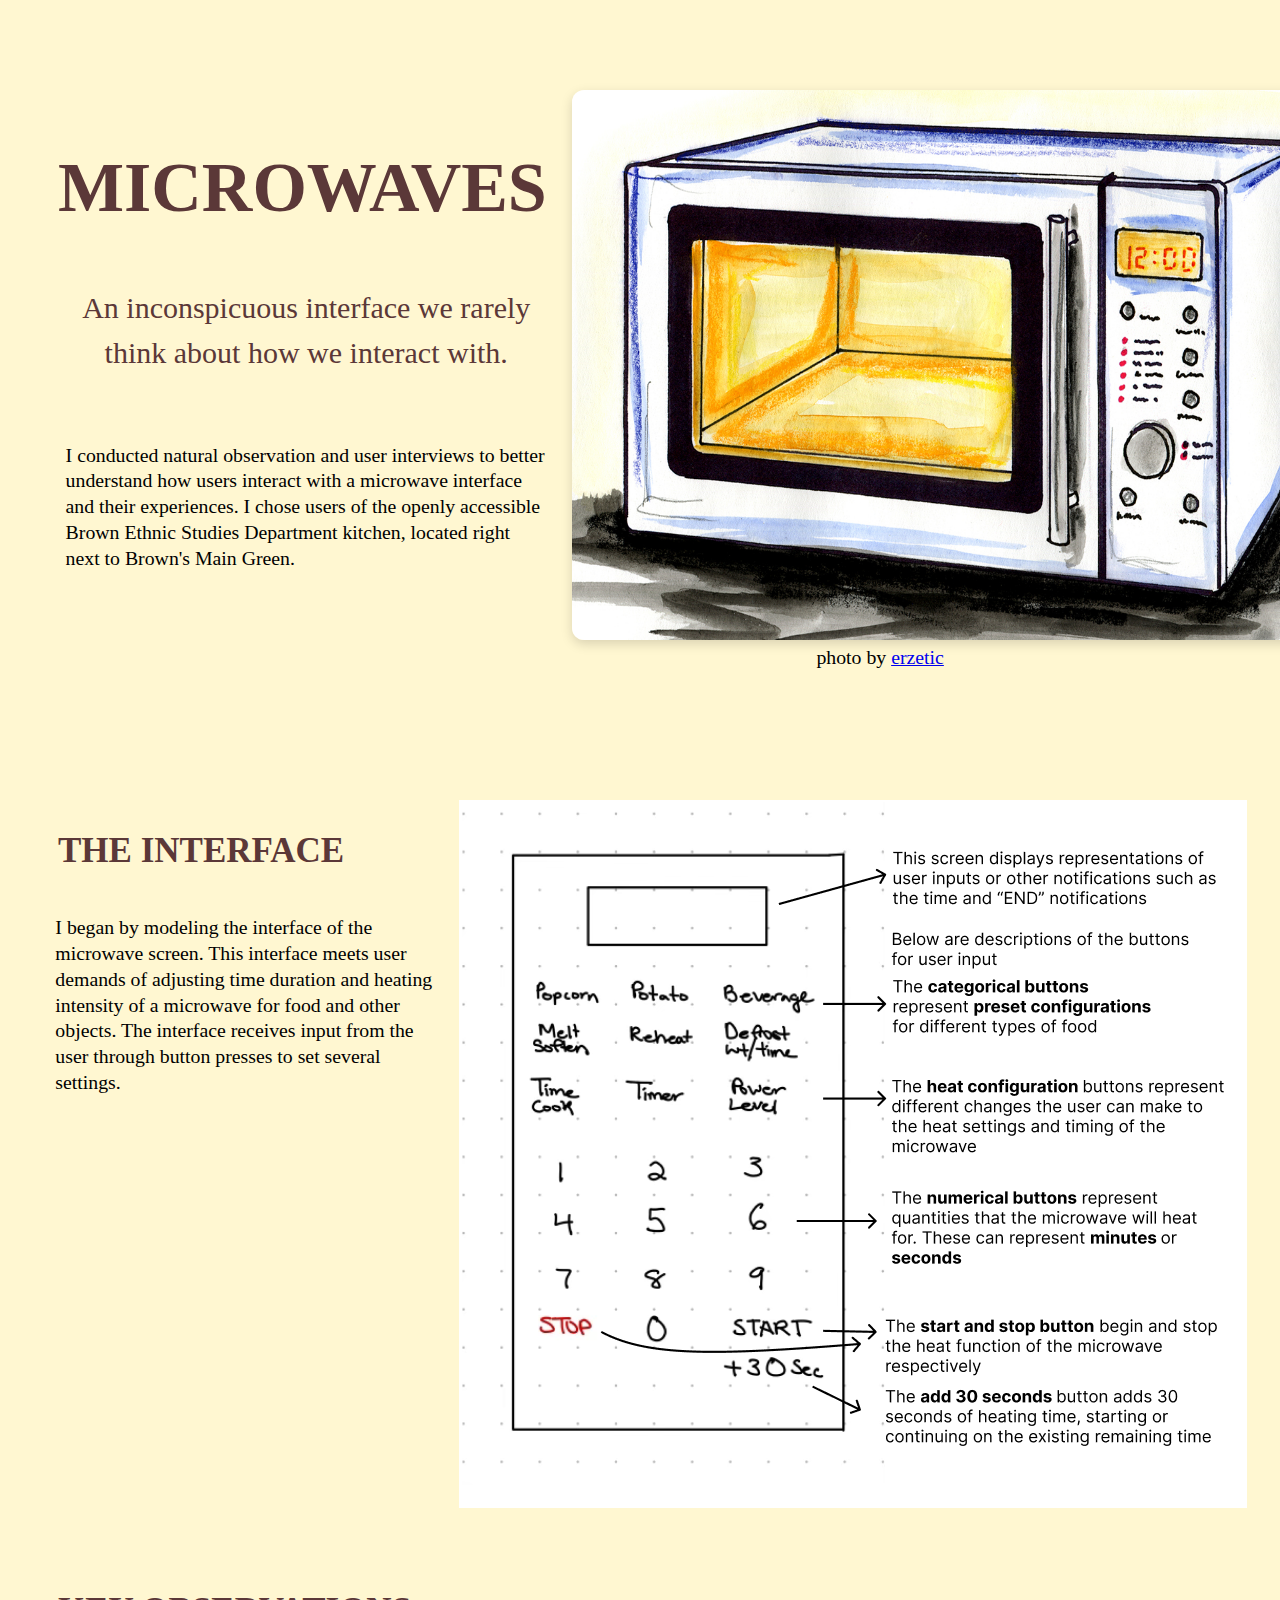
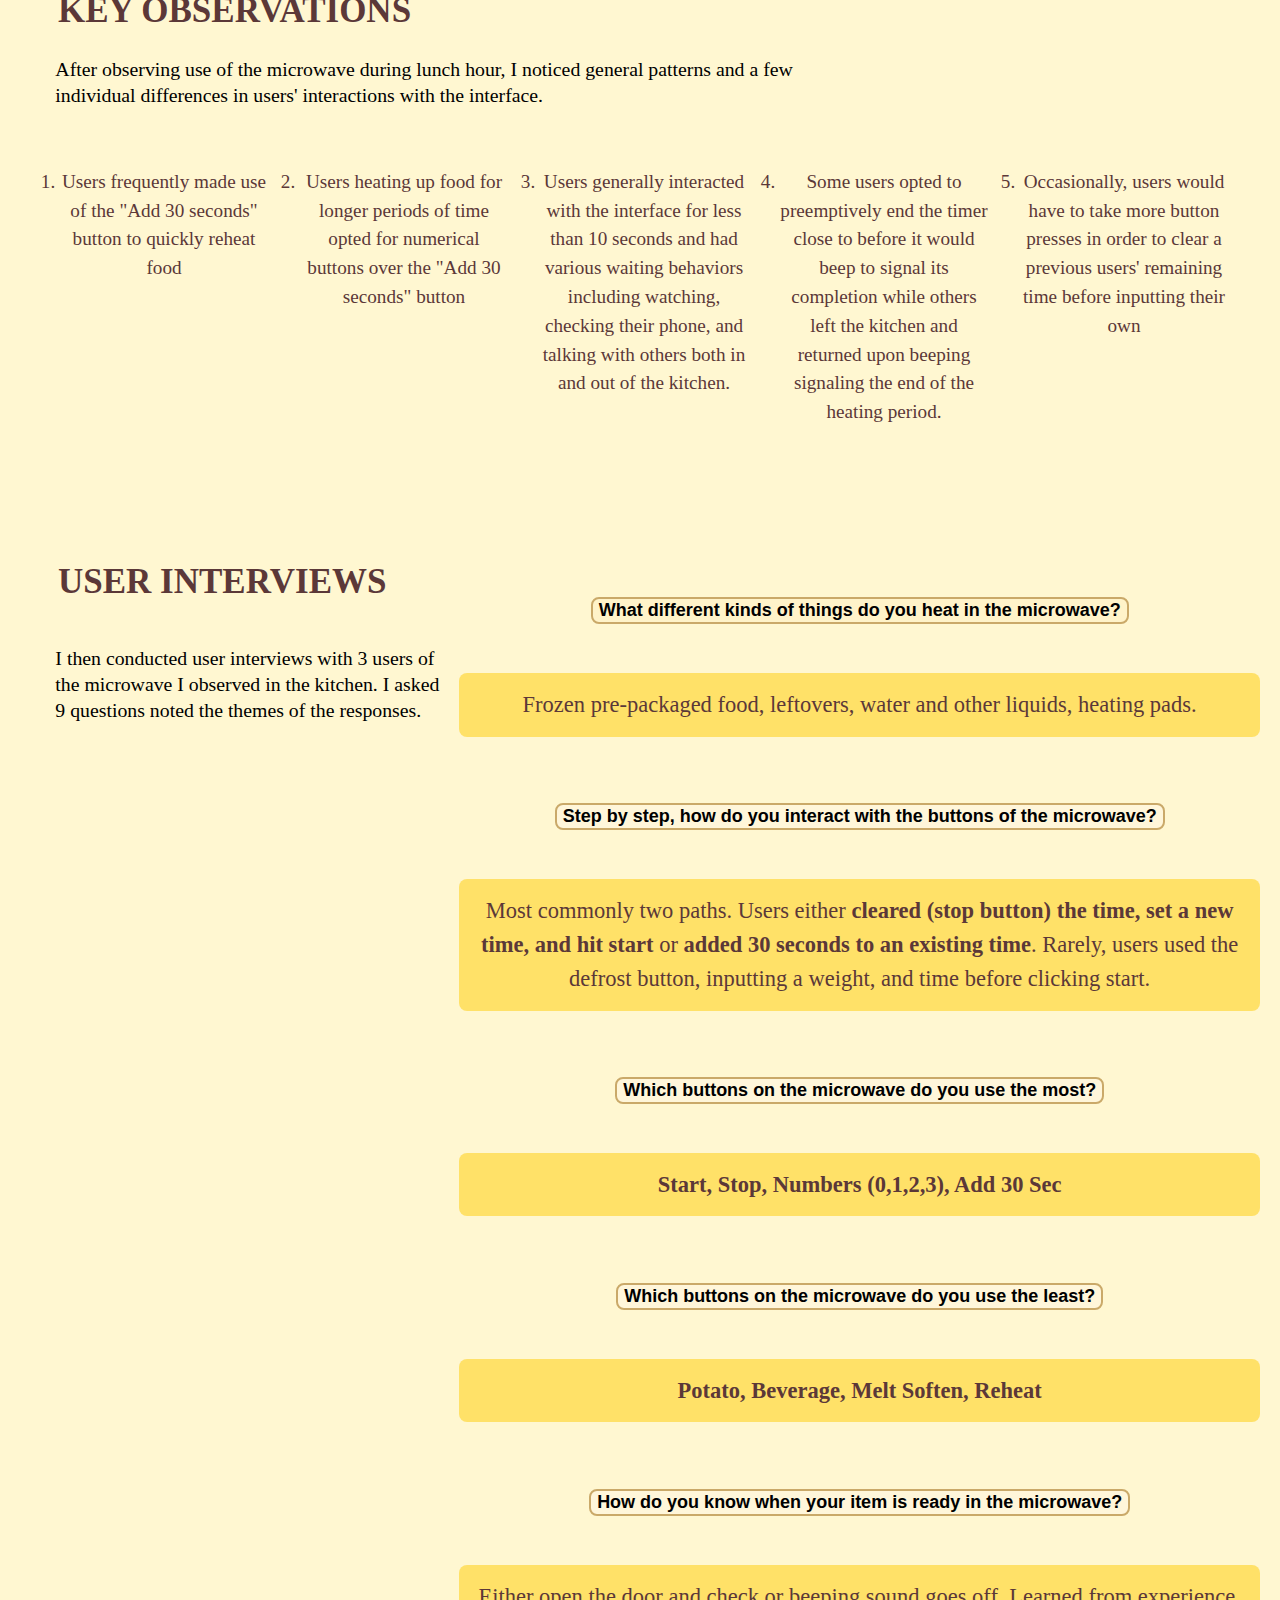
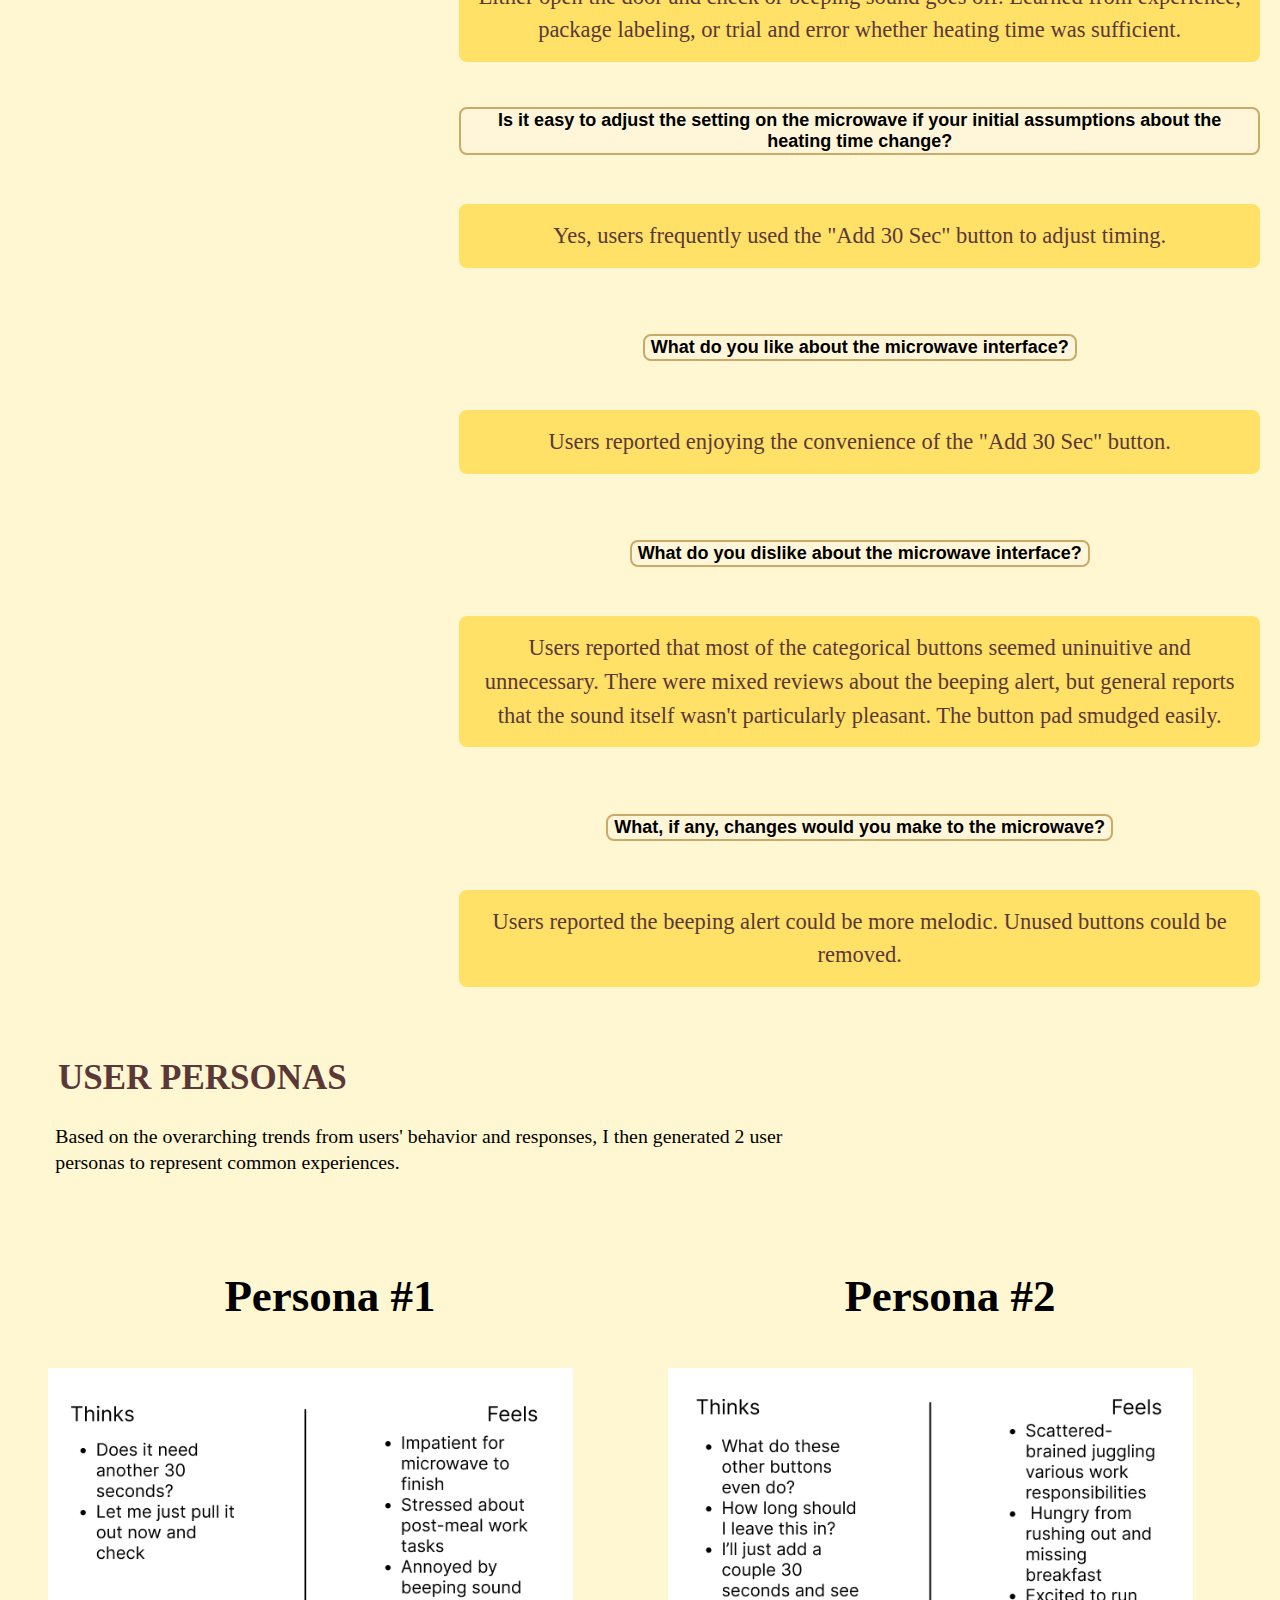
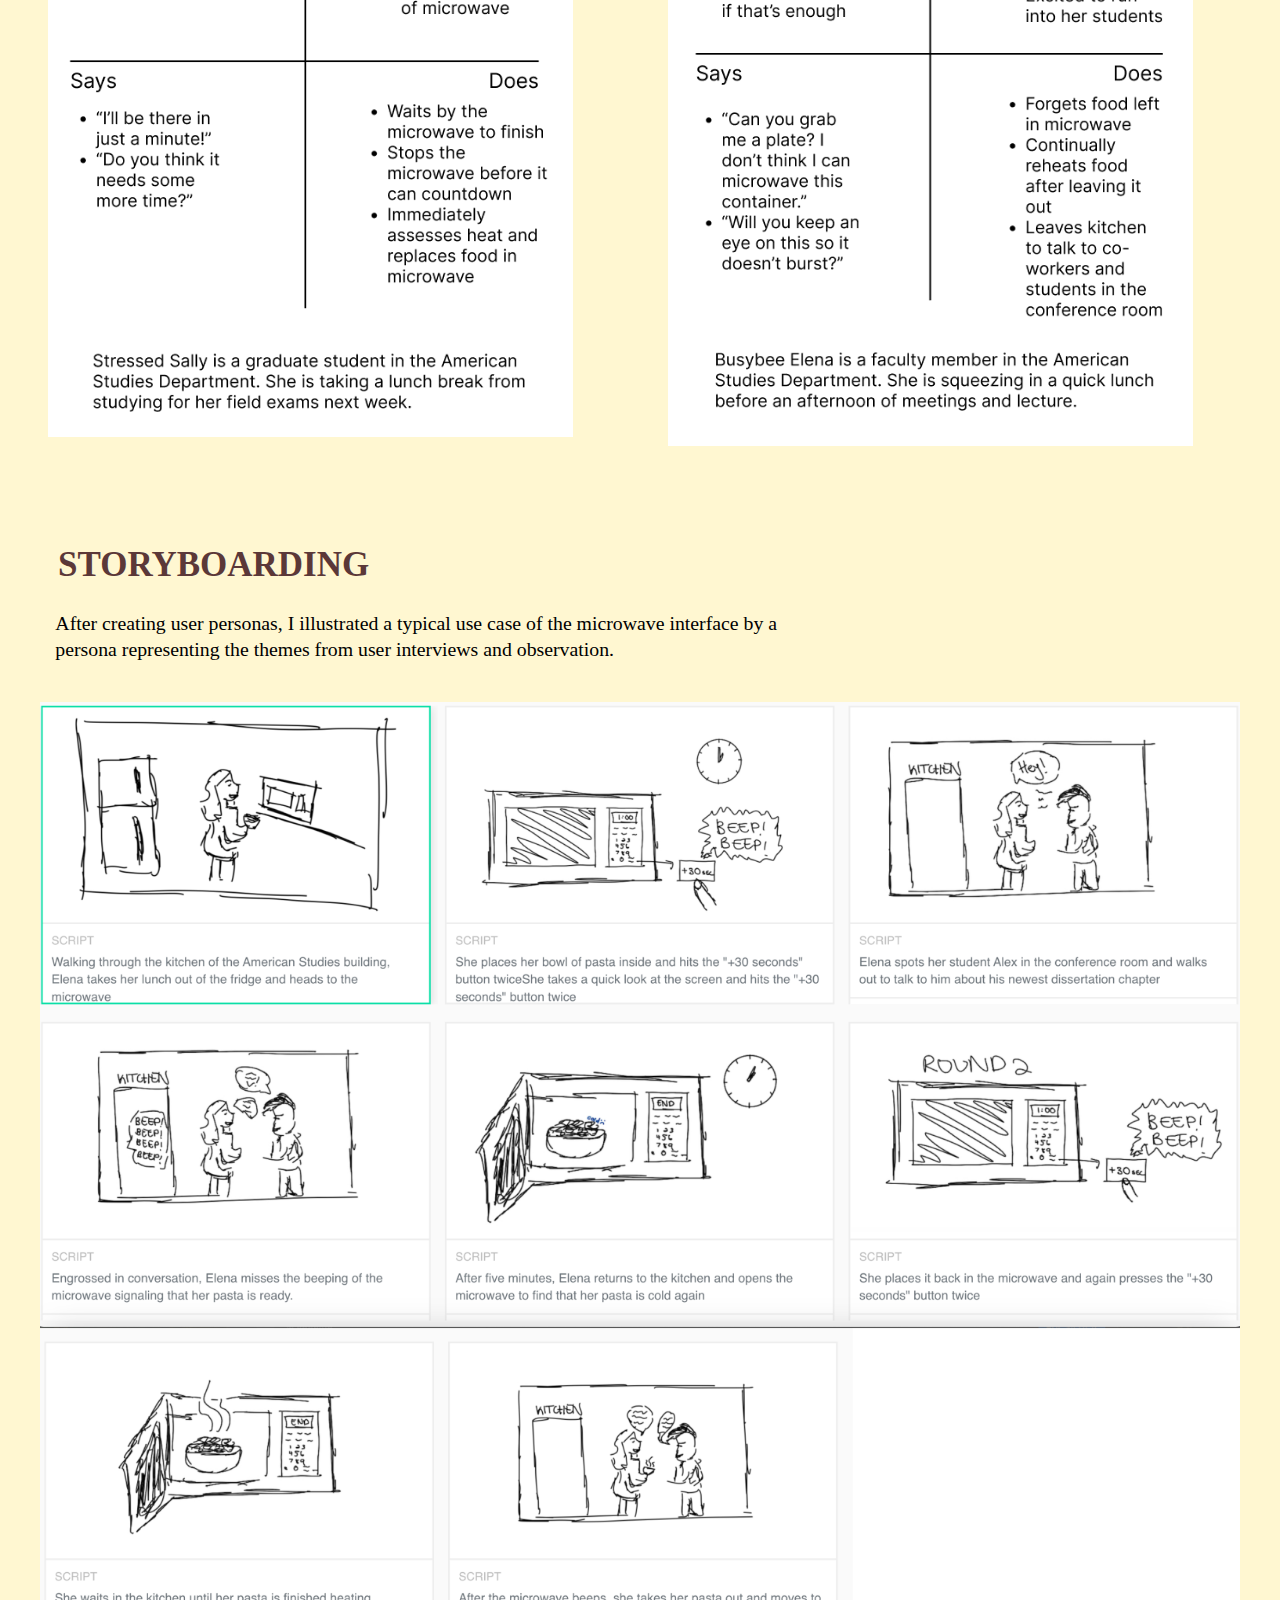
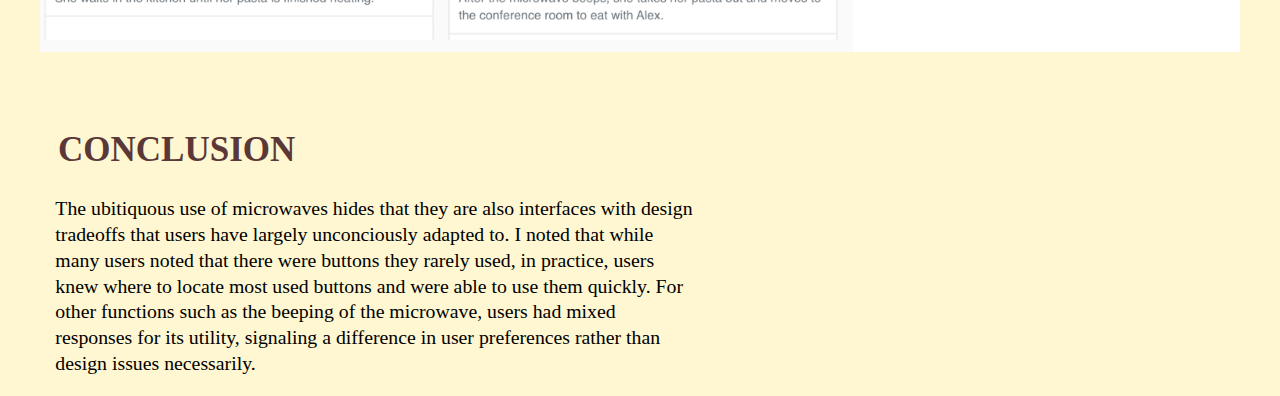
<file: index.html>
<!DOCTYPE html>
<html lang="en">

<head>
    <meta charset="utf-8" />
    <title>dropdown menus study</title>
    <link href="https://cdn.jsdelivr.net/npm/bootstrap@5.0.2/dist/css/bootstrap.min.css" rel="stylesheet" integrity="sha384-EVSTQN3/azprG1Anm3QDgpJLIm9Nao0Yz1ztcQTwFspd3yD65VohhpuuCOmLASjC" crossorigin="anonymous">
    <link rel="stylesheet" href="./styles.css" />
</head>
    <body>
        <div class="container">
        <div id="intro-panel">
          <div id="microwave-image">
          <img src="./images/microwave_image.jpg" style="width:800px;height:550px;" alt="Microwave illustration">
          <p>photo by <a href="https://www.shutterstock.com/g/erzetic">erzetic</a></p>
          </div>
          <div id="intro-panel-text">
          <h1 id="microwave-title">MICROWAVES</h1>
          <h1>An inconspicuous interface we rarely think about how we interact with.</h1>
          <br>
          <p>I conducted natural observation and user interviews to better understand how users interact with a microwave interface and their experiences. I chose users of the openly accessible Brown Ethnic Studies Department kitchen, located right next to Brown's Main Green. </p>
        </div>
        </div>
      </div>
        <div class="container" id="interface-container">
          <div id="text-panel">
            <h1>THE INTERFACE </h1>
            <p>I began by modeling the interface of the microwave screen. This interface meets user demands of adjusting time duration and heating intensity of a microwave for food and other objects.
              The interface receives input from the user through button presses to set several settings.</p>
            </div>
        <div id="first-row-panel">
            <div id="image-panel">
                <img src="./images/microwave_sketch.png" alt="Annotated sketch of microwave button pad">
            </div>
        </div>
    </div>
    <div class="container">
      <div id="long-text-panel">
        <h1>KEY OBSERVATIONS </h1>
        <p>After observing use of the microwave during lunch hour, I noticed general patterns and a few individual differences in users' interactions with the interface.</p>
    <div id="first-row-panel">
      <ol><li>Users frequently made use of the "Add 30 seconds" button to quickly reheat food</li>
      <li>Users heating up food for longer periods of time opted for numerical buttons over the "Add 30 seconds" button</li>
      <li>Users generally interacted with the interface for less than 10 seconds and had various waiting behaviors including watching, checking their phone, and talking with others both in and out of the kitchen. </li>
    <li>Some users opted to preemptively end the timer close to before it would beep to signal its completion while others left the kitchen and returned upon beeping signaling the end of the heating period.</li>
    <li>Occasionally, users would have to take more button presses in order to clear a previous users' remaining time before inputting their own</li>
  </ol>
    </div>
</div>
    <div class="container" id="interview-container">
      <div id="text-panel">
        <h1>USER INTERVIEWS</h1>
        <p>I then conducted user interviews with 3 users of the microwave I observed in the kitchen. I asked 9 questions noted the themes of the responses.</p>
      </div>
        <div id="questions-panel">
            <div class="accordion" id="accordionPanelsStayOpenExample">
            <div class="accordion-item">
                <h2 class="accordion-header" id="panelsStayOpen-headingOne">
                <button class="accordion-button" type="button" data-bs-toggle="collapse" data-bs-target="#panelsStayOpen-collapseOne" aria-expanded="true" aria-controls="panelsStayOpen-collapseOne">
                    What different kinds of things do you heat in the microwave?
                </button>
              </h2>
              <div id="panelsStayOpen-collapseOne" class="accordion-collapse collapse show" aria-labelledby="panelsStayOpen-headingOne">
                <div class="accordion-body">
                  Frozen pre-packaged food, leftovers, water and other liquids, heating pads.
                </div>
              </div>
            </div>
            <div class="accordion-item">
                <h2 class="accordion-header" id="panelsStayOpen-headingTwo">
                <button class="accordion-button collapsed" type="button" data-bs-toggle="collapse" data-bs-target="#panelsStayOpen-collapseTwo" aria-expanded="false" aria-controls="panelsStayOpen-collapseTwo">
                    Step by step, how do you interact with the buttons of the microwave?
                </button>
              </h2>
              <div id="panelsStayOpen-collapseTwo" class="accordion-collapse collapse" aria-labelledby="panelsStayOpen-headingTwo">
                <div class="accordion-body">
                  Most commonly two paths. Users either <strong>cleared (stop button) the time, set a new time, and hit start</strong> or <strong>added 30 seconds to an existing time</strong>. Rarely, users used the defrost button, inputting a weight, and time before clicking start.
                </div>
              </div>
            </div>
            <div class="accordion-item">
              <h2 class="accordion-header" id="headingThree">
                <button class="accordion-button collapsed" type="button" data-bs-toggle="collapse" data-bs-target="#panelsStayOpen-collapseThree" aria-expanded="false" aria-controls="panelsStayOpen-collapseTwo">
                    Which buttons on the microwave do you use the most?
                </button>
              </h2>
              <div id="panelsStayOpen-collapseThree" class="accordion-collapse collapse" aria-labelledby="panelsStayOpen-headingThree">
                <div class="accordion-body">
                  <strong>Start, Stop, Numbers (0,1,2,3), Add 30 Sec</strong>
                </div>
              </div>
            </div>
            <div class="accordion-item">
                <h2 class="accordion-header" id="headingThree">
                    <button class="accordion-button collapsed" type="button" data-bs-toggle="collapse" data-bs-target="#panelsStayOpen-collapseFour" aria-expanded="false" aria-controls="panelsStayOpen-collapseFour">
                    Which buttons on the microwave do you use the least?
                  </button>
                </h2>
                <div id="panelsStayOpen-collapseFour" class="accordion-collapse collapse" aria-labelledby="panelsStayOpen-headingFour">
                  <div class="accordion-body">
                    <strong>Potato, Beverage, Melt Soften, Reheat</strong> 
                  </div>
                </div>
              </div>
              <div class="accordion-item">
                <h2 class="accordion-header" id="headingThree">
                    <button class="accordion-button collapsed" type="button" data-bs-toggle="collapse" data-bs-target="#panelsStayOpen-collapseFive" aria-expanded="false" aria-controls="panelsStayOpen-collapseFive">
                    How do you know when your item is ready in the microwave?
                  </button>
                </h2>
                <div id="panelsStayOpen-collapseFive" class="accordion-collapse collapse" aria-labelledby="panelsStayOpen-headingFive">
                  <div class="accordion-body">
                    Either open the door and check or beeping sound goes off. Learned from experience, package labeling, or trial and error whether heating time was sufficient.
                  </div>
                </div>
              </div>
              <div class="accordion-item">
                <h2 class="accordion-header" id="headingThree">
                    <button class="accordion-button collapsed" type="button" data-bs-toggle="collapse" data-bs-target="#panelsStayOpen-collapseSix" aria-expanded="false" aria-controls="panelsStayOpen-collapseSix">
                    Is it easy to adjust the setting on the microwave if your initial assumptions about the heating time change?
                  </button>
                </h2>
                <div id="panelsStayOpen-collapseSix" class="accordion-collapse collapse" aria-labelledby="panelsStayOpen-headingSix">
                  <div class="accordion-body">
                    Yes, users frequently used the "Add 30 Sec" button to adjust timing.
                  </div>
                </div>
              </div>
              <div class="accordion-item">
                <h2 class="accordion-header" id="headingThree">
                    <button class="accordion-button collapsed" type="button" data-bs-toggle="collapse" data-bs-target="#panelsStayOpen-collapseSeven" aria-expanded="false" aria-controls="panelsStayOpen-collapseSeven">
                    What do you like about the microwave interface?
                  </button>
                </h2>
                <div id="panelsStayOpen-collapseSeven" class="accordion-collapse collapse" aria-labelledby="panelsStayOpen-headingSeven">
                  <div class="accordion-body">
                    Users reported enjoying the convenience of the "Add 30 Sec" button.
                  </div>
                </div>
              </div>
              <div class="accordion-item">
                <h2 class="accordion-header" id="headingThree">
                    <button class="accordion-button collapsed" type="button" data-bs-toggle="collapse" data-bs-target="#panelsStayOpen-collapseEight" aria-expanded="false" aria-controls="panelsStayOpen-collapseEight">
                    What do you dislike about the microwave interface?
                  </button>
                </h2>
                <div id="panelsStayOpen-collapseEight" class="accordion-collapse collapse" aria-labelledby="panelsStayOpen-headingEight">
                  <div class="accordion-body">
                    Users reported that most of the categorical buttons seemed uninuitive and unnecessary. There were mixed reviews about the beeping alert, but general reports that the sound itself wasn't particularly pleasant. The button pad smudged easily.
                  </div>
                </div>
              </div>
              <div class="accordion-item">
                <h2 class="accordion-header" id="headingThree">
                    <button class="accordion-button collapsed" type="button" data-bs-toggle="collapse" data-bs-target="#panelsStayOpen-collapseNine" aria-expanded="false" aria-controls="panelsStayOpen-collapseNine">
                    What, if any, changes would you make to the microwave?
                  </button>
                </h2>
                <div id="panelsStayOpen-collapseNine" class="accordion-collapse collapse" aria-labelledby="panelsStayOpen-headingNine">
                  <div class="accordion-body">
                    Users reported the beeping alert could be more melodic. Unused buttons could be removed.
                  </div>
                </div>
              </div>
          </div>
        </div>
    </div>
    <div class="container">
        <h1> USER PERSONAS</h1>
        <p>Based on the overarching trends from users' behavior and responses, I then generated 2 user personas to represent common experiences.</p>
        <div id="empathy-panel">
            <div id="grid">
            <div class="item">
                <h2>Persona #1 </h2>
                <img src="./images/persona_one.png" class="persona" alt="Empathy map of persona stressed Sally">
            </div>
            <div class="item">
                <h2>Persona #2</h2>
                <img src="./images/persona_two.png" class="persona" alt="Empathy map of persona busybee Elena">
            </div>
        </div>
        </div>
    </div>
        <div class="container">
            <h1>STORYBOARDING</h1>
            <p>After creating user personas, I illustrated a typical use case of the microwave interface by a persona representing the themes from user interviews and observation.</p>
        <div id="storyboard-panel">
          <img src="./images/full_storyboard.png" style="width:1200px;height:950px;">
        </div>
    </div>
    <div class="container" id="conclusion-container">
      <h1>CONCLUSION</h1>
      <p>The ubitiquous use of microwaves hides that they are also interfaces with design tradeoffs that users have largely unconciously adapted to. I noted that while many users noted that there were buttons they rarely used, in practice, users knew where to locate most used buttons and were able to use them quickly. For other functions such as the beeping of the microwave, users had mixed responses for its utility, signaling a difference in user preferences rather than design issues necessarily.</p>
</div>
    <script src="https://cdn.jsdelivr.net/npm/bootstrap@5.0.2/dist/js/bootstrap.bundle.min.js" integrity="sha384-MrcW6ZMFYlzcLA8Nl+NtUVF0sA7MsXsP1UyJoMp4YLEuNSfAP+JcXn/tWtIaxVXM" crossorigin="anonymous"></script>
    </body>
</file>
<file: styles.css>
body {
    font-family: 'Inter', sans-serif;
    background-color: #fff7d1;
    color: #333;
    line-height: 1.5;
    margin: auto;
}

body h1{
    color:#5b3838;
    text-align: center;
    font-family: 'Optima', serif;
    font-size: 50px;
    margin:2vh;
}

.container h1{
    color:#5b3838;
    font-weight: 600;
    text-align: start;
    padding-left:40px;
    font-size: 35px;
    margin-top:5vh;
}

#first-row-panel ol{
    display:flex;
    flex-direction:row;
    color:#5b3838;
    font-size:1.2rem;
    width:auto;
}


#first-row-panel ol li {
    flex: 1;
    padding-right: 2rem;
}

#interface-container, #interview-container{
    display:flex;
    flex-direction:row;
    margin-top:5vh;
    border-radius:12px;
}

#transition{
  font-size: 5vh;
  text-align: center;
}

.container p{
    color:black;
    font-family: 'Optima', serif;
    text-align: start;
    padding-left:40px;
    font-size: 2.2vh;
    line-height:130%;
    width: 60%;
    margin-left:1.2vw;
    text-align:left;

}

#microwave-image {
    display:flex;
    flex-direction:column;
    justify-content:center;
    align-items: center;
}
#microwave-image p{
    text-align:start;
    margin-left:10vw;
    margin-top:0.5vh;
}


#intro-panel {
    display: flex;
    flex-direction: row-reverse; 
    justify-content: space-evenly; 
    height: 100%;
    margin:10vh 0 10vh 0;
}

#text-panel{
    display:flex;
    flex-direction:column;
}

#text-panel p{
    width:30vw;
    /* font-size:2vh; */
    line-height:130%;
}

#intro-panel-text h1{
    text-align:center;
    font-size:30px;
}
#intro-panel-text p{
    text-align:start;
    width:auto;
    margin:2vw;
}
#intro-panel h1{
    text-align:center;
    font-weight: normal;
    font-size:30px;
}

#microwave-title {
    font-size:70px !important;
    margin-right:2vw;
    font-weight:bold !important;
}



#first-row-panel, #questions-panel, #empathy-panel, #storyboard-panel {
    border-radius: 16px;
    text-align:center; 
    padding: 20px;
}
#first-row-panel, #questions-panel, #empathy-panel, #storyboard-panel h1{
    color: white;
    padding-top: 20px;
    font-size:30px;
}

#first-row-panel, #questions-panel, #empathy-panel, #storyboard-panel p{
    font-family: 'Optima', serif;
}

#microwave-image img {
    border-radius: 12px;
    box-shadow: 0 4px 12px rgba(0,0,0,0.15);
    margin:auto;
}

.accordion-button {
    background-color: #fff6da;
    font-weight: bold;
    font-size:2vh;
    border: 2px solid #caa969; 
    border-radius: 8px;
    transition: background-color 0.3s ease;
}
.accordion-button:hover {
    background-color: #ffeecb;
}
.accordion-button:not(.collapsed) {
    background-color: #fff3c9;
    color: #000;
    box-shadow: none;
}

.accordion-button:focus {
    box-shadow: 0 0 0 0.2rem rgba(255, 204, 0, 0.5);
}

.accordion-button::after {
    color: #000;
}
.accordion-body {
    background-color: rgba(255, 204, 0, 0.5);
    color:#5b3838;
    font-size:2.5vh;
    border-radius: 8px;
    padding: 15px;
}

#grid {
    padding: 10px;
    display: grid;
    grid-template-columns: repeat(2, 1fr);
    gap: 20px;
    border-radius: 16px; 
}

.item {
    padding: 0 2vh 2vh 2vh;
    border-radius: 12px;
}

.item h2{
    color:black;
}

.persona{
    display: flex;
    max-width: 525px;
}

#conclusion-container p{
width:50vw;
line-height:130%;
}
</file>
